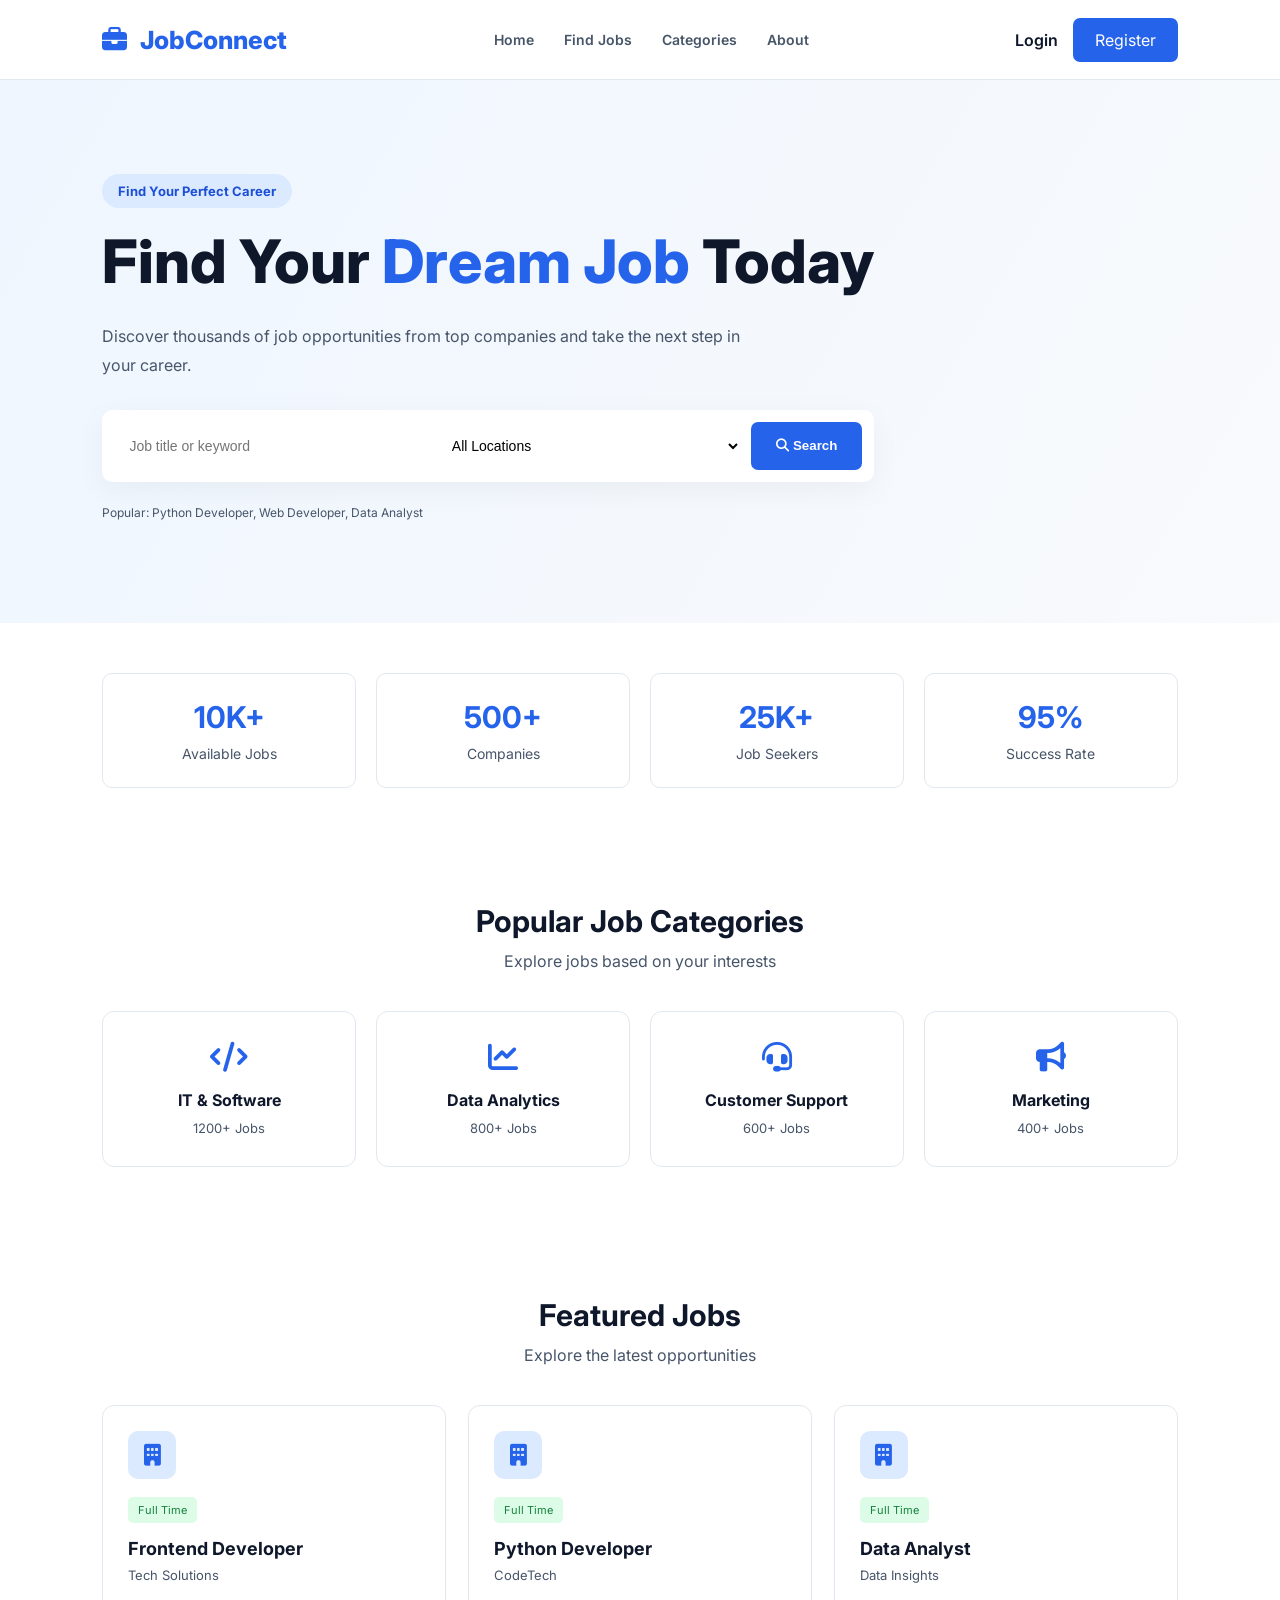
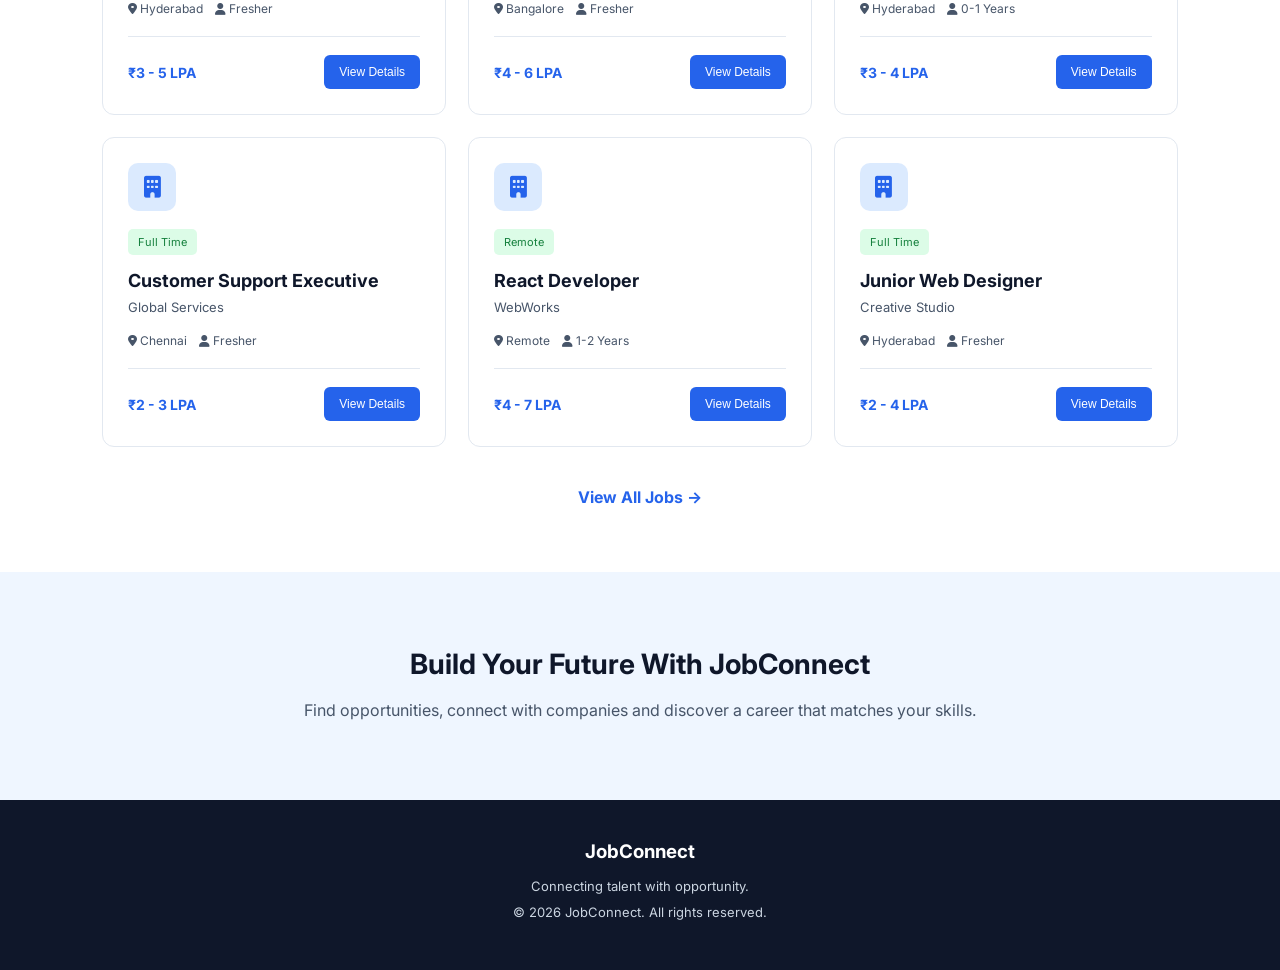
<file: index.html>
<!DOCTYPE html>
<html lang="en">
<head>
    <meta charset="UTF-8">
    <meta name="viewport" content="width=device-width, initial-scale=1.0">

    <title>JobConnect | Find Your Dream Job</title>

    <link rel="stylesheet" href="css/style.css">
    <link rel="stylesheet" href="css/responsive.css">
    <link rel="stylesheet" href="../css/dashboard.css">

    <link rel="stylesheet"
      href="https://cdnjs.cloudflare.com/ajax/libs/font-awesome/6.5.0/css/all.min.css">
</head>

<body>

    <!-- Navbar -->
    <header class="navbar">

        <div class="logo">
            <i class="fa-solid fa-briefcase"></i>
            JobConnect
        </div>

        <nav>
            <a href="index.html">Home</a>
            <a href="pages/jobs.html">Find Jobs</a>
            <a href="#categories">Categories</a>
            <a href="#about">About</a>
        </nav>

        <div class="nav-buttons">
            <a href="pages/login.html" class="login-btn">Login</a>
            <a href="pages/register.html" class="register-btn">Register</a>
        </div>

    </header>


    <!-- Hero Section -->
    <section class="hero">

        <div class="hero-content">

            <span class="tag">Find Your Perfect Career</span>

            <h1>
                Find Your <span>Dream Job</span>
                Today
            </h1>

            <p>
                Discover thousands of job opportunities from
                top companies and take the next step in your career.
            </p>

            <div class="search-box">

                <input
                    type="text"
                    id="searchInput"
                    placeholder="Job title or keyword">

                <select id="locationInput">
                    <option value="">All Locations</option>
                    <option value="Hyderabad">Hyderabad</option>
                    <option value="Bangalore">Bangalore</option>
                    <option value="Chennai">Chennai</option>
                    <option value="Remote">Remote</option>
                </select>

                <button onclick="searchJobs()">
                    <i class="fa-solid fa-magnifying-glass"></i>
                    Search
                </button>

            </div>

            <p class="popular">
                Popular: Python Developer, Web Developer, Data Analyst
            </p>

        </div>

    </section>


    <!-- Statistics -->
    <section class="stats">

        <div class="stat-card">
            <h2>10K+</h2>
            <p>Available Jobs</p>
        </div>

        <div class="stat-card">
            <h2>500+</h2>
            <p>Companies</p>
        </div>

        <div class="stat-card">
            <h2>25K+</h2>
            <p>Job Seekers</p>
        </div>

        <div class="stat-card">
            <h2>95%</h2>
            <p>Success Rate</p>
        </div>

    </section>


    <!-- Categories -->
    <section class="categories" id="categories">

        <div class="section-heading">
            <h2>Popular Job Categories</h2>
            <p>Explore jobs based on your interests</p>
        </div>

        <div class="category-grid">

            <div class="category-card">
                <i class="fa-solid fa-code"></i>
                <h3>IT & Software</h3>
                <p>1200+ Jobs</p>
            </div>

            <div class="category-card">
                <i class="fa-solid fa-chart-line"></i>
                <h3>Data Analytics</h3>
                <p>800+ Jobs</p>
            </div>

            <div class="category-card">
                <i class="fa-solid fa-headset"></i>
                <h3>Customer Support</h3>
                <p>600+ Jobs</p>
            </div>

            <div class="category-card">
                <i class="fa-solid fa-bullhorn"></i>
                <h3>Marketing</h3>
                <p>400+ Jobs</p>
            </div>

        </div>

    </section>


    <!-- Featured Jobs -->
    <section class="featured-jobs">

        <div class="section-heading">
            <h2>Featured Jobs</h2>
            <p>Explore the latest opportunities</p>
        </div>

        <div class="job-grid" id="jobContainer">
            <!-- JavaScript displays jobs here -->
        </div>

        <div class="view-all">
            <a href="pages/jobs.html">View All Jobs →</a>
        </div>

    </section>


    <!-- About -->
    <section class="about" id="about">
        <h2>Build Your Future With JobConnect</h2>
        <p>
            Find opportunities, connect with companies and
            discover a career that matches your skills.
        </p>
    </section>


    <!-- Footer -->
    <footer>
        <h3>JobConnect</h3>
        <p>Connecting talent with opportunity.</p>
        <p>© 2026 JobConnect. All rights reserved.</p>
    </footer>


    <script src="js/data.js"></script>
    <script src="js/main.js"></script>

</body>
</html>
</file>
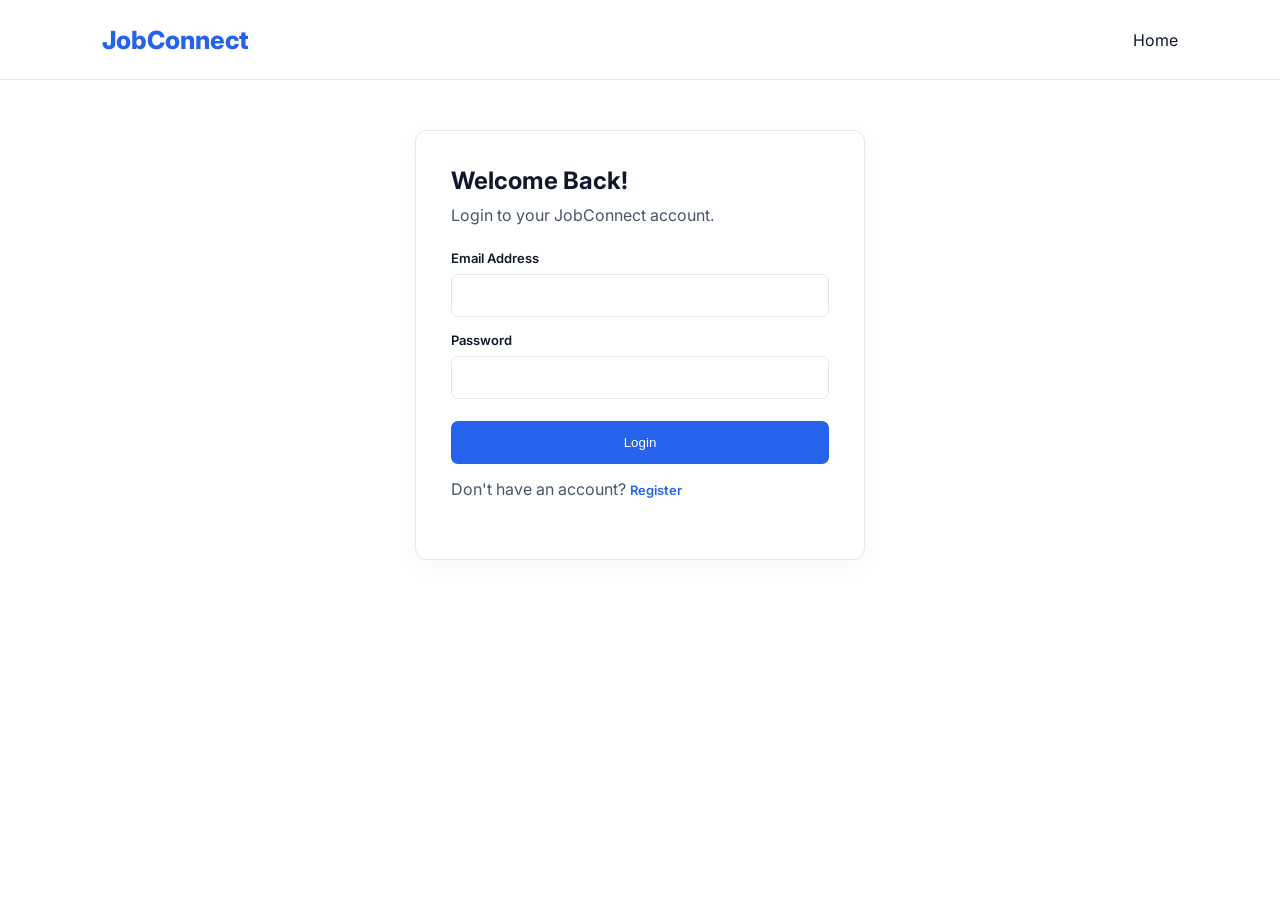
<file: pages/dashboard.html>
<!DOCTYPE html>
<html lang="en">
<head>
    <meta charset="UTF-8">
    <meta name="viewport" content="width=device-width, initial-scale=1.0">
    <title>Dashboard | JobConnect</title>
    <link rel="stylesheet" href="../css/style.css">
</head>
<body>

<header class="navbar">
    <div class="logo">JobConnect</div>
    <nav>
        <a href="../index.html">Home</a>
        <a href="jobs.html">Find Jobs</a>
        <a href="profile.html">My Profile</a>
    </nav>
    <button class="apply-btn" onclick="logout()">Logout</button>
</header>

<main class="page-container">

    <h1 id="welcome">Candidate Dashboard</h1>
    <p>Manage your job applications and saved jobs.</p>

    <div class="dashboard-grid">
        <div class="dashboard-card">
            <h2 id="applicationCount">0</h2>
            <p>Total Applications</p>
        </div>

        <div class="dashboard-card">
            <h2 id="savedCount">0</h2>
            <p>Saved Jobs</p>
        </div>

        <div class="dashboard-card">
            <h2 id="pendingCount">0</h2>
            <p>Pending Applications</p>
        </div>
    </div>

    <h2>My Applications</h2>
    <br>
    <div id="applicationList"></div>

    <br><br>

    <h2>Saved Jobs</h2>
    <br>
    <div id="savedList" class="job-grid"></div>

</main>

<script src="../js/data.js"></script>
<script src="../js/auth.js"></script>
<script src="../js/dashboard.js"></script>

</body>
</html>
</file>
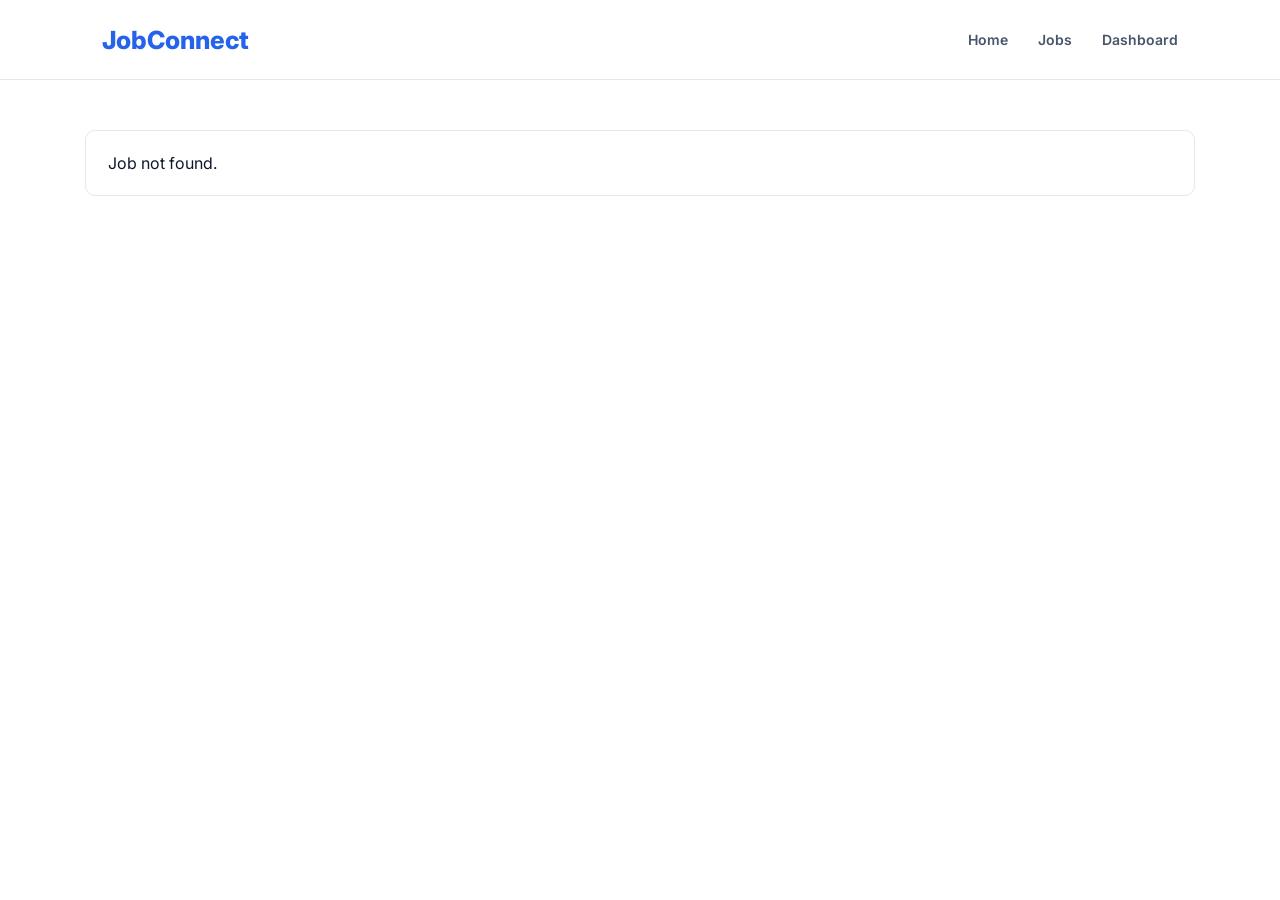
<file: pages/job-details.html>
<!DOCTYPE html>
<html lang="en">
<head>
    <meta charset="UTF-8">
    <meta name="viewport" content="width=device-width, initial-scale=1.0">
    <title>Job Details | JobConnect</title>
    <link rel="stylesheet" href="../css/style.css">
</head>
<body>

<header class="navbar">
    <div class="logo">JobConnect</div>
    <nav>
        <a href="../index.html">Home</a>
        <a href="jobs.html">Jobs</a>
        <a href="dashboard.html">Dashboard</a>
    </nav>
</header>

<main class="page-container">
    <div class="dashboard-card" id="jobDetails">
        Loading job details...
    </div>
</main>

<script src="../js/data.js"></script>
<script src="../js/auth.js"></script>
<script>
const params = new URLSearchParams(window.location.search);
const jobId = Number(params.get("id"));

const job = jobs.find(item => item.id === jobId);
const container = document.getElementById("jobDetails");

if (!job) {
    container.textContent = "Job not found.";
} else {
    container.innerHTML = `
        <h1>${job.title}</h1>
        <p class="company-name">${job.company}</p>
        <hr>
        <br>
        <p><strong>Location:</strong> ${job.location}</p>
        <p><strong>Salary:</strong> ${job.salary}</p>
        <p><strong>Job Type:</strong> ${job.type}</p>
        <p><strong>Experience:</strong> ${job.experience}</p>
        <br>
        <h3>Job Description</h3>
        <br>
        <p>${job.description}</p>
        <br>
        <button class="apply-btn" onclick="applyForJob(${job.id})">
            Apply Now
        </button>
        <button class="apply-btn" onclick="saveJob(${job.id})">
            Save Job
        </button>
    `;
}
</script>
</body>
</html>
</file>
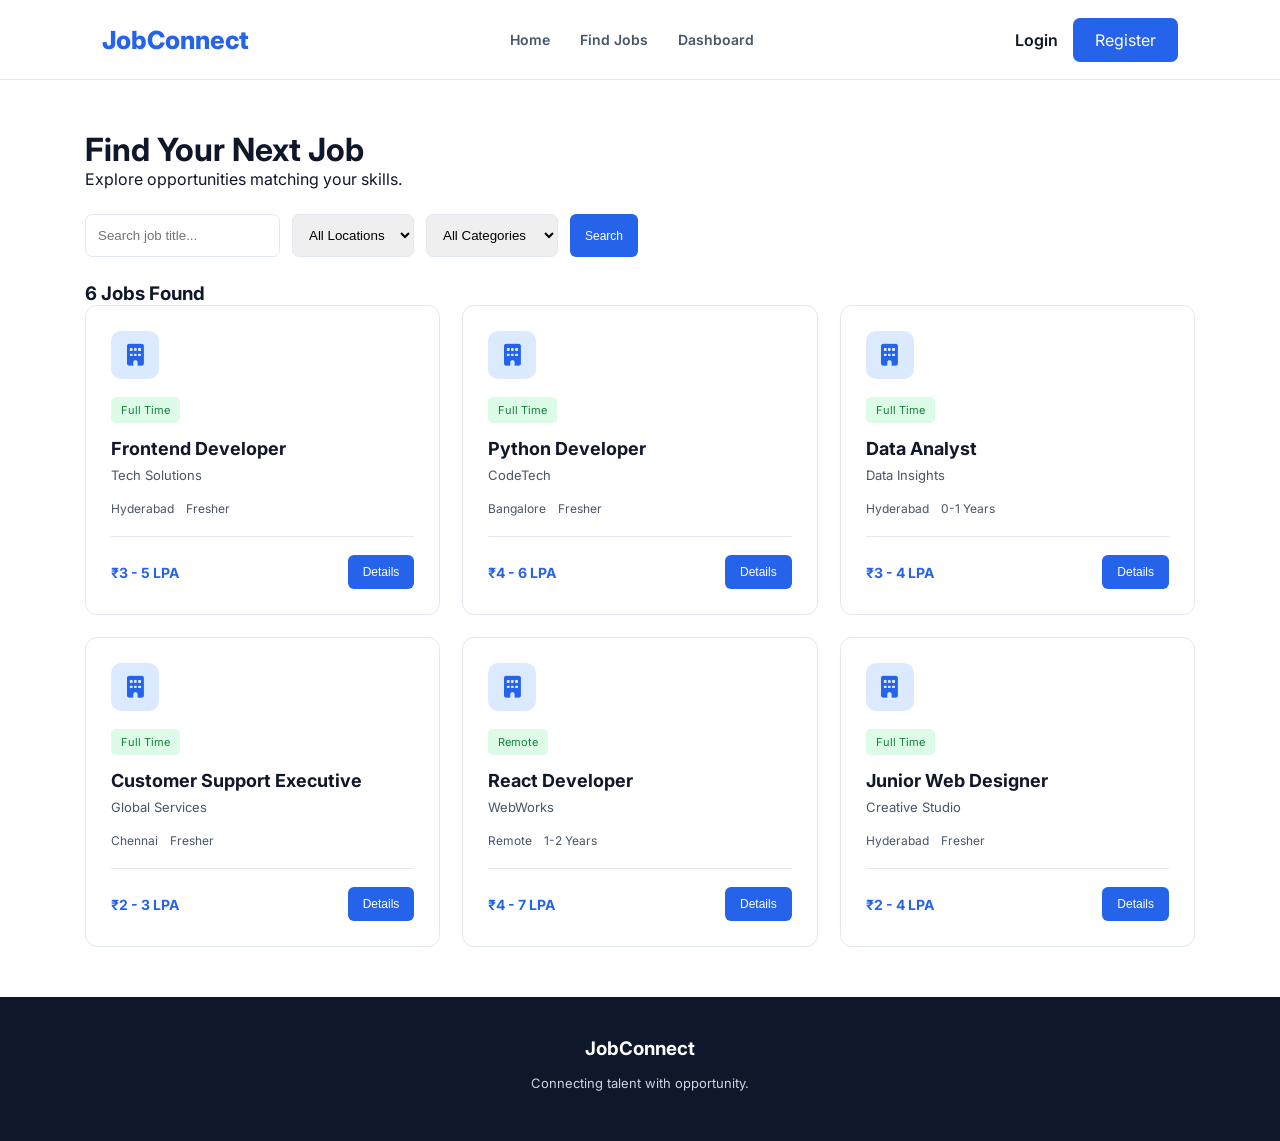
<file: pages/jobs.html>
<!DOCTYPE html>
<html lang="en">
<head>
    <meta charset="UTF-8">
    <meta name="viewport" content="width=device-width, initial-scale=1.0">
    <title>Find Jobs | JobConnect</title>
    <link rel="stylesheet" href="../css/style.css">
    <link rel="stylesheet" href="https://cdnjs.cloudflare.com/ajax/libs/font-awesome/6.5.0/css/all.min.css">
</head>
<body>

<header class="navbar">
    <div class="logo">JobConnect</div>
    <nav>
        <a href="../index.html">Home</a>
        <a href="jobs.html">Find Jobs</a>
        <a href="dashboard.html">Dashboard</a>
    </nav>
    <div class="nav-buttons">
        <a href="login.html" class="login-btn">Login</a>
        <a href="register.html" class="register-btn">Register</a>
    </div>
</header>

<main class="page-container">
    <h1>Find Your Next Job</h1>
    <p>Explore opportunities matching your skills.</p>

    <div class="filter-bar">
        <input id="jobSearch" placeholder="Search job title...">

        <select id="jobLocation">
            <option value="">All Locations</option>
            <option>Hyderabad</option>
            <option>Bangalore</option>
            <option>Chennai</option>
            <option>Remote</option>
        </select>

        <select id="jobCategory">
            <option value="">All Categories</option>
            <option>IT</option>
            <option>Data Analytics</option>
            <option>Support</option>
            <option>Design</option>
        </select>

        <button class="apply-btn" onclick="filterJobs()">Search</button>
    </div>

    <h3 id="resultCount"></h3>

    <div class="job-grid" id="allJobs"></div>
</main>

<footer>
    <h3>JobConnect</h3>
    <p>Connecting talent with opportunity.</p>
</footer>

<script src="../js/data.js"></script>
<script src="../js/jobs.js"></script>

</body>
</html>
</file>
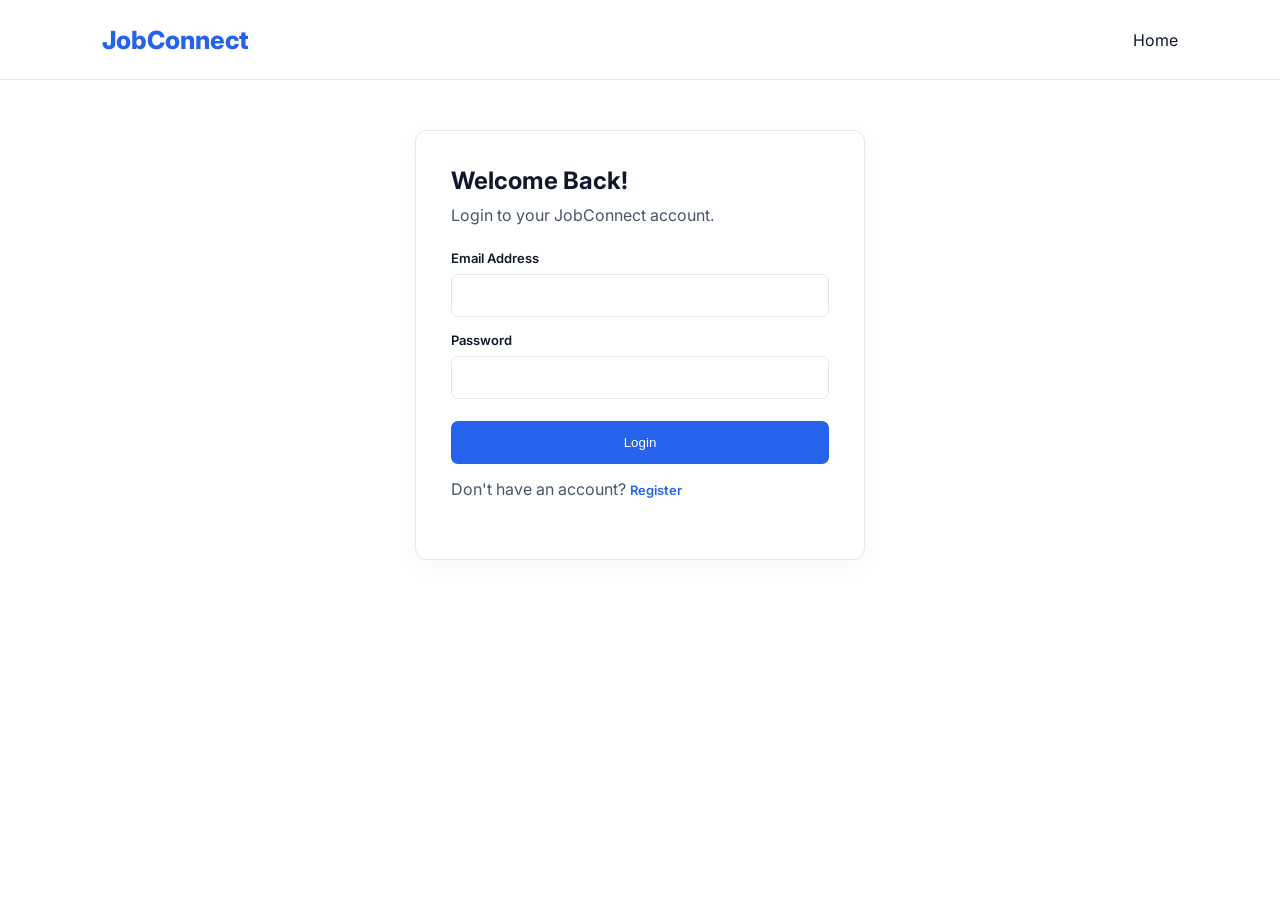
<file: pages/login.html>
<!DOCTYPE html>
<html lang="en">
<head>
    <meta charset="UTF-8">
    <meta name="viewport" content="width=device-width, initial-scale=1.0">
    <title>Login | JobConnect</title>
    <link rel="stylesheet" href="../css/style.css">
</head>
<body>

<header class="navbar">
    <div class="logo">JobConnect</div>
    <a href="../index.html">Home</a>
</header>

<div class="form-card">
    <h2>Welcome Back!</h2>
    <p>Login to your JobConnect account.</p>

    <form id="loginForm">
        <label>Email Address</label>
        <input type="email" id="loginEmail" required>

        <label>Password</label>
        <input type="password" id="loginPassword" required>

        <button type="submit">Login</button>
    </form>

    <div id="loginMessage" class="message"></div>

    <p>Don't have an account?
        <a href="register.html" class="action-link">Register</a>
    </p>
</div>

<script src="../js/auth.js"></script>
</body>
</html>
</file>
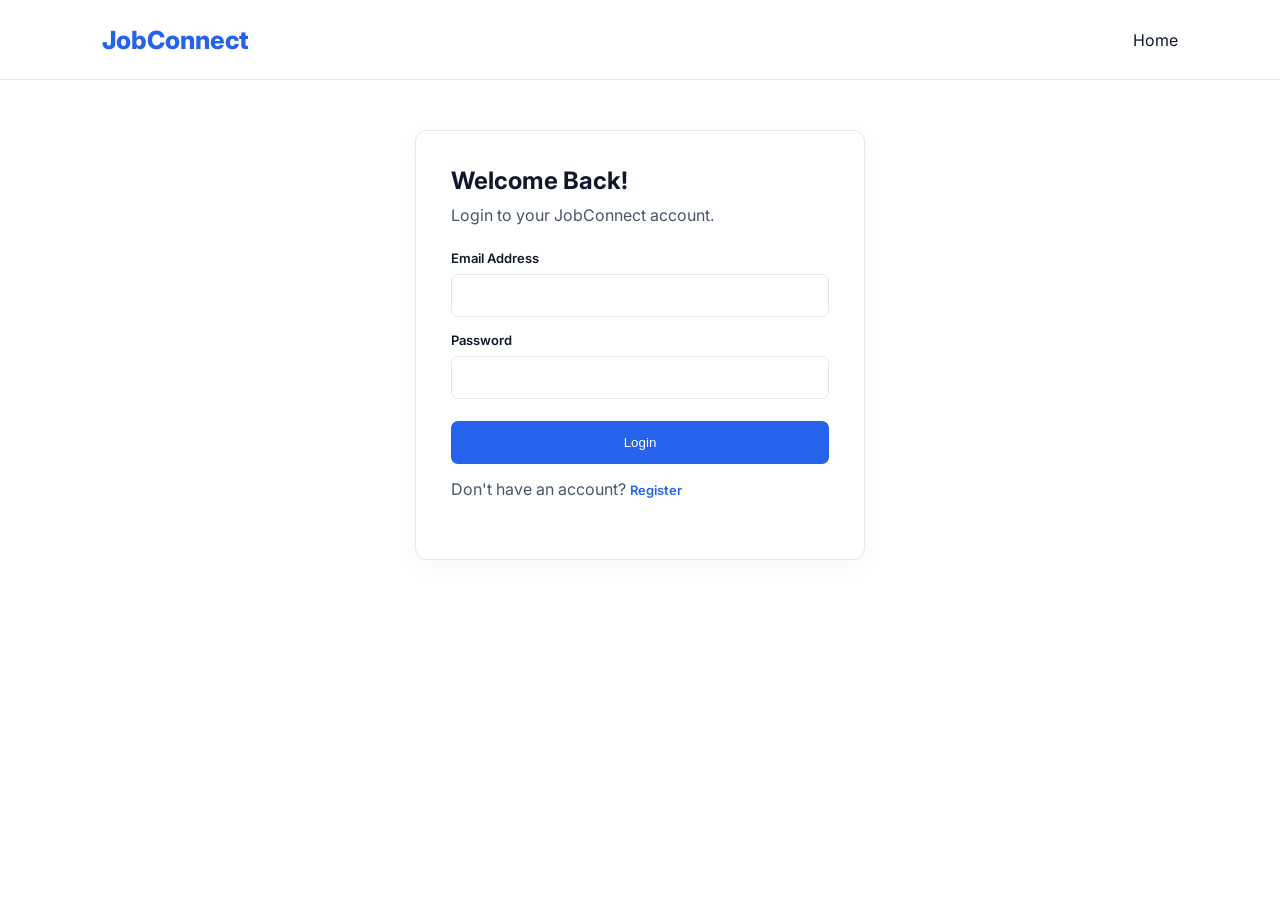
<file: pages/profile.html>
<!DOCTYPE html>
<html lang="en">
<head>
    <meta charset="UTF-8">
    <meta name="viewport" content="width=device-width, initial-scale=1.0">
    <title>My Profile | JobConnect</title>
    <link rel="stylesheet" href="../css/style.css">
</head>
<body>

<header class="navbar">
    <div class="logo">JobConnect</div>
    <nav>
        <a href="../index.html">Home</a>
        <a href="jobs.html">Jobs</a>
        <a href="dashboard.html">Dashboard</a>
    </nav>
    <button class="apply-btn" onclick="logout()">Logout</button>
</header>

<div class="form-card">
    <h2>My Profile</h2>
    <p>Update your candidate details.</p>

    <form id="profileForm">

        <label>Full Name</label>
        <input type="text" id="profileName" required>

        <label>Email</label>
        <input type="email" id="profileEmail" disabled>

        <label>Phone Number</label>
        <input type="tel" id="profilePhone" placeholder="Enter phone number">

        <label>Skills</label>
        <input type="text" id="profileSkills"
               placeholder="HTML, CSS, JavaScript">

        <label>Experience</label>
        <input type="text" id="profileExperience"
               placeholder="Fresher">

        <button type="submit">Update Profile</button>
    </form>

    <p id="profileMessage" class="message"></p>
</div>

<script src="../js/auth.js"></script>
<script src="../js/profile.js"></script>

</body>
</html>
</file>
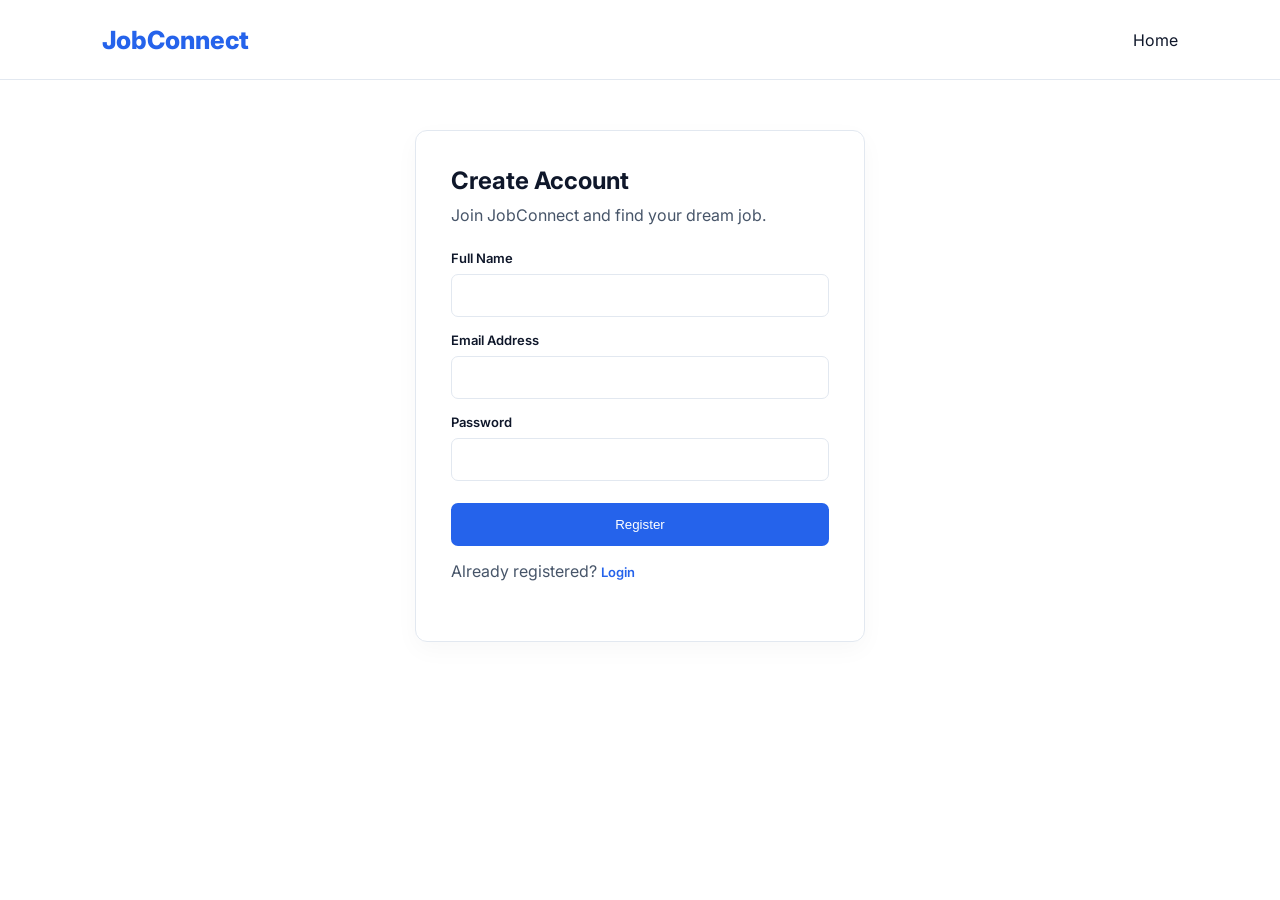
<file: pages/register.html>
<!DOCTYPE html>
<html lang="en">
<head>
    <meta charset="UTF-8">
    <meta name="viewport" content="width=device-width, initial-scale=1.0">
    <title>Register | JobConnect</title>
    <link rel="stylesheet" href="../css/style.css">
</head>
<body>

<header class="navbar">
    <div class="logo">JobConnect</div>
    <a href="../index.html">Home</a>
</header>

<div class="form-card">
    <h2>Create Account</h2>
    <p>Join JobConnect and find your dream job.</p>

    <form id="registerForm">
        <label>Full Name</label>
        <input type="text" id="name" required>

        <label>Email Address</label>
        <input type="email" id="email" required>

        <label>Password</label>
        <input type="password" id="password" minlength="6" required>

        <button type="submit">Register</button>
    </form>

    <div id="registerMessage" class="message"></div>

    <p>Already registered?
        <a href="login.html" class="action-link">Login</a>
    </p>
</div>

<script src="../js/auth.js"></script>
</body>
</html>
</file>
<file: css/style.css>
@import url('https://fonts.googleapis.com/css2?family=Inter:wght@400;500;600;700;800&display=swap');

* {
    margin: 0;
    padding: 0;
    box-sizing: border-box;
}

:root {
    --primary: #2563eb;
    --dark: #0f172a;
    --text: #475569;
    --light: #f8fafc;
    --border: #e2e8f0;
    --white: #ffffff;
}

body {
    font-family: 'Inter', sans-serif;
    color: var(--dark);
    background: var(--white);
}

a {
    text-decoration: none;
    color: inherit;
}

.navbar {
    height: 80px;
    display: flex;
    align-items: center;
    justify-content: space-between;
    padding: 0 8%;
    background: white;
    border-bottom: 1px solid var(--border);
    position: sticky;
    top: 0;
    z-index: 100;
}

.logo {
    font-size: 25px;
    font-weight: 800;
    color: var(--primary);
}

.logo i {
    margin-right: 8px;
}

nav {
    display: flex;
    gap: 30px;
}

nav a {
    font-size: 14px;
    color: var(--text);
    font-weight: 600;
}

nav a:hover {
    color: var(--primary);
}

.nav-buttons {
    display: flex;
    gap: 15px;
    align-items: center;
}

.login-btn {
    font-weight: 600;
}

.register-btn {
    background: var(--primary);
    color: white;
    padding: 12px 22px;
    border-radius: 7px;
}

.hero {
    min-height: 520px;
    padding: 100px 8%;
    background: linear-gradient(120deg, #eff6ff, #f8fafc);
    display: flex;
    align-items: center;
}

.hero-content {
    max-width: 850px;
}

.tag {
    background: #dbeafe;
    color: #1d4ed8;
    padding: 9px 16px;
    border-radius: 30px;
    font-size: 13px;
    font-weight: 700;
}

.hero h1 {
    font-size: clamp(38px, 5vw, 60px);
    line-height: 1.2;
    margin: 25px 0;
    font-weight: 800;
}

.hero h1 span {
    color: var(--primary);
}

.hero-content > p {
    color: var(--text);
    line-height: 1.8;
    max-width: 650px;
}

.search-box {
    display: flex;
    gap: 10px;
    background: white;
    padding: 12px;
    border-radius: 10px;
    box-shadow: 0 8px 30px #0000000c;
    margin-top: 30px;
}

.search-box input,
.search-box select {
    flex: 1;
    min-width: 0;
    border: none;
    outline: none;
    padding: 15px;
    font-size: 14px;
    background: white;
}

.search-box button {
    border: none;
    background: var(--primary);
    color: white;
    padding: 15px 25px;
    border-radius: 7px;
    cursor: pointer;
    font-weight: 600;
}

.popular {
    margin-top: 20px;
    font-size: 12px;
}

.stats {
    display: grid;
    grid-template-columns: repeat(4, 1fr);
    gap: 20px;
    padding: 50px 8%;
}

.stat-card {
    text-align: center;
    padding: 25px;
    border: 1px solid var(--border);
    border-radius: 10px;
}

.stat-card h2 {
    font-size: 30px;
    color: var(--primary);
    margin-bottom: 10px;
}

.stat-card p {
    color: var(--text);
    font-size: 14px;
}

.categories,
.featured-jobs {
    padding: 65px 8%;
}

.section-heading {
    text-align: center;
    margin-bottom: 40px;
}

.section-heading h2 {
    font-size: 30px;
    margin-bottom: 12px;
}

.section-heading p {
    color: var(--text);
}

.category-grid {
    display: grid;
    grid-template-columns: repeat(4, 1fr);
    gap: 20px;
}

.category-card {
    padding: 30px 20px;
    border: 1px solid var(--border);
    border-radius: 12px;
    transition: .3s;
    text-align: center;
    cursor: pointer;
}

.category-card:hover {
    border-color: var(--primary);
    transform: translateY(-5px);
    box-shadow: 0 10px 25px #2563eb15;
}

.category-card i {
    font-size: 30px;
    color: var(--primary);
    margin-bottom: 18px;
}

.category-card h3 {
    font-size: 16px;
    margin-bottom: 10px;
}

.category-card p {
    font-size: 13px;
    color: var(--text);
}

.job-grid {
    display: grid;
    grid-template-columns: repeat(3, 1fr);
    gap: 22px;
}

.job-card {
    border: 1px solid var(--border);
    border-radius: 12px;
    padding: 25px;
    transition: .3s;
}

.job-card:hover {
    transform: translateY(-5px);
    box-shadow: 0 10px 30px #00000010;
}

.company-icon {
    width: 48px;
    height: 48px;
    background: #dbeafe;
    color: var(--primary);
    display: grid;
    place-items: center;
    border-radius: 10px;
    font-size: 22px;
    margin-bottom: 18px;
}

.job-card h3 {
    font-size: 18px;
    margin-bottom: 8px;
}

.company-name {
    color: var(--text);
    font-size: 13px;
    margin-bottom: 18px;
}

.job-meta {
    display: flex;
    flex-wrap: wrap;
    gap: 12px;
    font-size: 12px;
    color: var(--text);
    margin-bottom: 20px;
}

.job-type {
    display: inline-block;
    background: #dcfce7;
    color: #15803d;
    padding: 6px 10px;
    border-radius: 5px;
    font-size: 11px;
    margin-bottom: 15px;
}

.job-footer {
    border-top: 1px solid var(--border);
    padding-top: 18px;
    display: flex;
    justify-content: space-between;
    align-items: center;
}

.job-footer strong {
    color: var(--primary);
    font-size: 14px;
}

.apply-btn {
    background: var(--primary);
    color: white;
    padding: 10px 15px;
    border-radius: 6px;
    font-size: 12px;
    border: none;
    cursor: pointer;
}

.view-all {
    text-align: center;
    margin-top: 40px;
}

.view-all a {
    color: var(--primary);
    font-weight: 700;
}

.about {
    background: #eff6ff;
    text-align: center;
    padding: 75px 20px;
}

.about h2 {
    font-size: 28px;
    margin-bottom: 15px;
}

.about p {
    color: var(--text);
    line-height: 1.8;
}

footer {
    background: var(--dark);
    color: white;
    text-align: center;
    padding: 40px 20px;
}

footer h3 {
    margin-bottom: 15px;
}

footer p {
    color: #cbd5e1;
    font-size: 13px;
    margin: 10px 0;
}

/* General form and page styles */

.page-container {
    max-width: 1150px;
    margin: 50px auto;
    padding: 0 20px;
}

.form-card {
    max-width: 450px;
    margin: 50px auto;
    padding: 35px;
    border: 1px solid var(--border);
    border-radius: 12px;
    box-shadow: 0 8px 25px #00000008;
}

.form-card h2 {
    margin-bottom: 10px;
}

.form-card p {
    color: var(--text);
    margin-bottom: 25px;
}

.form-card label {
    display: block;
    margin: 15px 0 8px;
    font-size: 13px;
    font-weight: 600;
}

.form-card input {
    width: 100%;
    padding: 13px;
    border: 1px solid var(--border);
    border-radius: 7px;
    outline: none;
}

.form-card input:focus {
    border-color: var(--primary);
}

.form-card button {
    width: 100%;
    padding: 14px;
    margin-top: 22px;
    background: var(--primary);
    color: white;
    border: none;
    border-radius: 7px;
    cursor: pointer;
}

.message {
    margin-top: 15px;
    font-size: 13px;
}

.filter-bar {
    display: flex;
    flex-wrap: wrap;
    gap: 12px;
    margin: 25px 0;
}

.filter-bar input,
.filter-bar select {
    padding: 12px;
    border: 1px solid var(--border);
    border-radius: 7px;
}

.dashboard-card {
    background: white;
    border: 1px solid var(--border);
    border-radius: 10px;
    padding: 22px;
}

.dashboard-grid {
    display: grid;
    grid-template-columns: repeat(3, 1fr);
    gap: 20px;
    margin: 25px 0;
}

.action-link {
    color: var(--primary);
    font-weight: 600;
    font-size: 13px;
    cursor: pointer;
}

.empty-state {
    color: var(--text);
    text-align: center;
    padding: 30px;
}

@media (max-width: 700px) {
    .navbar {
        padding: 15px 5%;
        height: auto;
        flex-wrap: wrap;
        gap: 15px;
    }

    nav {
        order: 3;
        width: 100%;
        justify-content: center;
        gap: 15px;
        flex-wrap: wrap;
    }

    .hero {
        padding: 65px 5%;
    }

    .search-box {
        flex-direction: column;
    }

    .stats,
    .category-grid,
    .job-grid,
    .dashboard-grid {
        grid-template-columns: 1fr;
        padding-left: 5%;
        padding-right: 5%;
    }

    .categories,
    .featured-jobs {
        padding: 45px 5%;
    }

    .section-heading h2 {
        font-size: 24px;
    }
}
</file>
<file: css/responsive.css>
@media (max-width: 900px) {
    .navbar {
        padding-left: 4%;
        padding-right: 4%;
    }

    .job-grid {
        grid-template-columns: repeat(2, 1fr);
    }

    .category-grid {
        grid-template-columns: repeat(2, 1fr);
    }
}

@media (max-width: 600px) {
    .navbar {
        flex-direction: column;
    }

    nav {
        flex-wrap: wrap;
        justify-content: center;
    }

    .nav-buttons {
        justify-content: center;
    }

    .hero h1 {
        font-size: 38px;
    }

    .search-box {
        flex-direction: column;
    }

    .stats,
    .job-grid,
    .category-grid {
        grid-template-columns: 1fr;
    }

    .stat-card {
        padding: 20px;
    }
}
</file>
<file: css/dashboard.css>
/* ==============================
   JOBCONNECT DASHBOARD CSS
============================== */

.dashboard-layout {
    display: flex;
    min-height: 100vh;
    background: #f4f7fb;
}

/* Sidebar */
.sidebar {
    width: 250px;
    min-width: 250px;
    background: #0f172a;
    color: #fff;
    padding: 25px 18px;
}

.sidebar h2 {
    color: #60a5fa;
    margin-bottom: 35px;
    font-size: 24px;
}

.sidebar a {
    display: block;
    color: #cbd5e1;
    text-decoration: none;
    padding: 13px 15px;
    margin-bottom: 8px;
    border-radius: 8px;
    transition: 0.3s;
}

.sidebar a:hover,
.sidebar a.active {
    background: #2563eb;
    color: #fff;
}

/* Main Content */
.dashboard-content {
    flex: 1;
    min-width: 0;
    padding: 30px;
}

.dashboard-header {
    display: flex;
    justify-content: space-between;
    align-items: center;
    gap: 15px;
    margin-bottom: 30px;
}

.dashboard-header h1 {
    color: #0f172a;
    font-size: 28px;
}

.dashboard-header p {
    color: #64748b;
    margin-top: 5px;
}

/* Dashboard Cards */
.dashboard-cards {
    display: grid;
    grid-template-columns: repeat(3, minmax(0, 1fr));
    gap: 20px;
    margin-bottom: 30px;
}

.dashboard-card {
    background: #fff;
    padding: 25px;
    border-radius: 12px;
    box-shadow: 0 3px 12px rgba(15, 23, 42, 0.06);
    border: 1px solid #e2e8f0;
}

.dashboard-card h3 {
    color: #64748b;
    font-size: 15px;
    margin-bottom: 12px;
}

.dashboard-card h2 {
    color: #1e293b;
    font-size: 30px;
}

/* Dashboard Sections */
.dashboard-section {
    background: #fff;
    padding: 25px;
    margin-bottom: 25px;
    border-radius: 12px;
    box-shadow: 0 3px 12px rgba(15, 23, 42, 0.05);
    border: 1px solid #e2e8f0;
}

.dashboard-section h2 {
    color: #0f172a;
    margin-bottom: 20px;
    font-size: 21px;
}

/* Tables */
.dashboard-table {
    width: 100%;
    border-collapse: collapse;
    min-width: 550px;
}

.dashboard-table th,
.dashboard-table td {
    padding: 14px;
    text-align: left;
    border-bottom: 1px solid #e2e8f0;
}

.dashboard-table th {
    background: #f8fafc;
    color: #475569;
    font-size: 14px;
}

.dashboard-table td {
    color: #334155;
    font-size: 14px;
}

.table-wrapper {
    width: 100%;
    overflow-x: auto;
}

/* Status Labels */
.status {
    display: inline-block;
    padding: 5px 12px;
    border-radius: 20px;
    font-size: 12px;
    font-weight: 600;
}

.status.pending {
    background: #fef3c7;
    color: #92400e;
}

.status.accepted {
    background: #dcfce7;
    color: #166534;
}

.status.rejected {
    background: #fee2e2;
    color: #991b1b;
}

/* Dashboard Buttons */
.dashboard-btn {
    display: inline-block;
    padding: 10px 18px;
    border: none;
    border-radius: 7px;
    background: #2563eb;
    color: #fff;
    text-decoration: none;
    cursor: pointer;
    transition: 0.3s;
}

.dashboard-btn:hover {
    background: #1d4ed8;
}

/* Saved Jobs */
.saved-job {
    display: flex;
    justify-content: space-between;
    align-items: center;
    gap: 15px;
    padding: 16px 0;
    border-bottom: 1px solid #e2e8f0;
}

.saved-job:last-child {
    border-bottom: none;
}

.saved-job h3 {
    color: #1e293b;
    margin-bottom: 5px;
}

.saved-job p {
    color: #64748b;
    font-size: 14px;
}

/* Profile Form */
.profile-form {
    max-width: 650px;
}

.profile-form label {
    display: block;
    margin: 15px 0 7px;
    color: #334155;
    font-weight: 600;
}

.profile-form input,
.profile-form textarea {
    width: 100%;
    padding: 12px;
    border: 1px solid #cbd5e1;
    border-radius: 7px;
    outline: none;
    font-size: 15px;
}

.profile-form input:focus,
.profile-form textarea:focus {
    border-color: #2563eb;
}

/* Responsive */
@media (max-width: 900px) {
    .sidebar {
        width: 200px;
        min-width: 200px;
    }

    .dashboard-cards {
        grid-template-columns: repeat(2, minmax(0, 1fr));
    }
}

@media (max-width: 600px) {
    .dashboard-layout {
        flex-direction: column;
    }

    .sidebar {
        width: 100%;
        min-width: 0;
        padding: 15px;
    }

    .sidebar h2 {
        margin-bottom: 15px;
    }

    .sidebar a {
        display: inline-block;
        margin: 3px;
    }

    .dashboard-content {
        padding: 18px;
    }

    .dashboard-header {
        align-items: flex-start;
        flex-direction: column;
    }

    .dashboard-header h1 {
        font-size: 23px;
    }

    .dashboard-cards {
        grid-template-columns: 1fr;
    }

    .saved-job {
        align-items: flex-start;
        flex-direction: column;
    }
}
</file>
